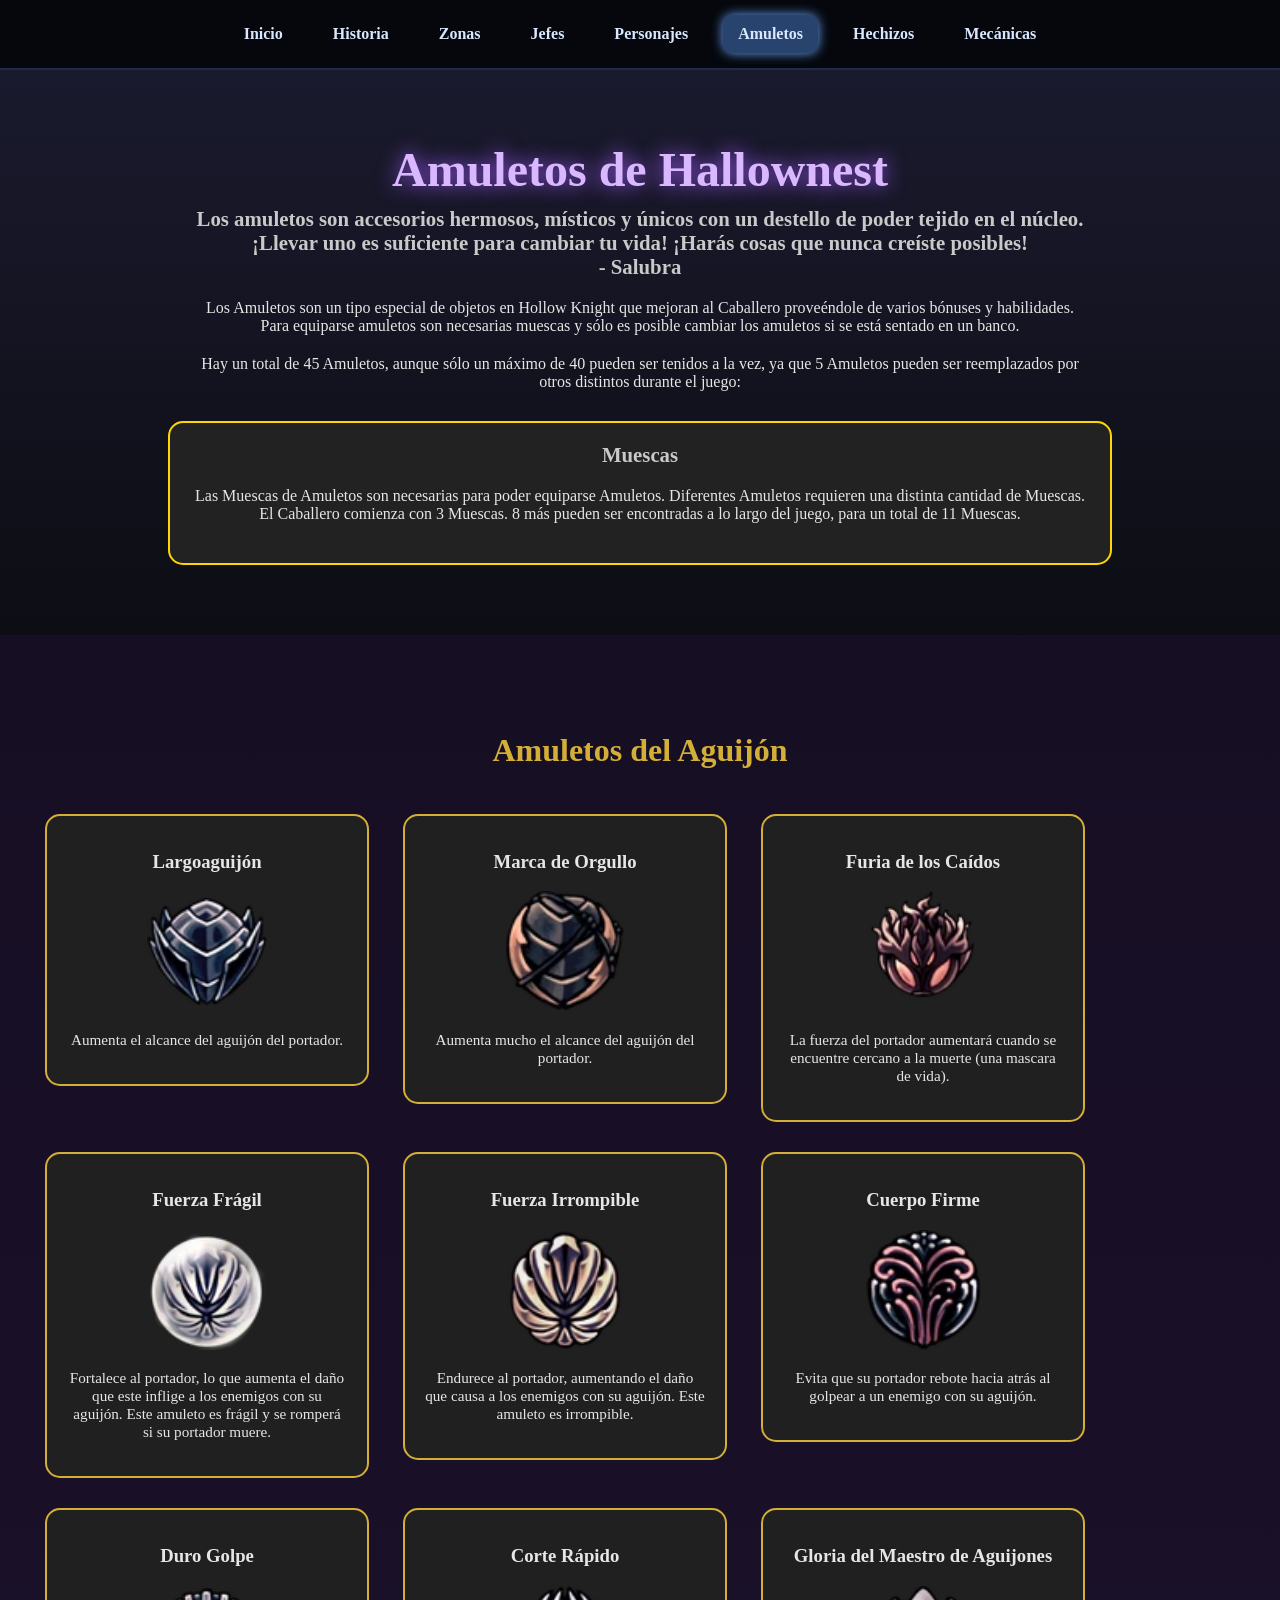
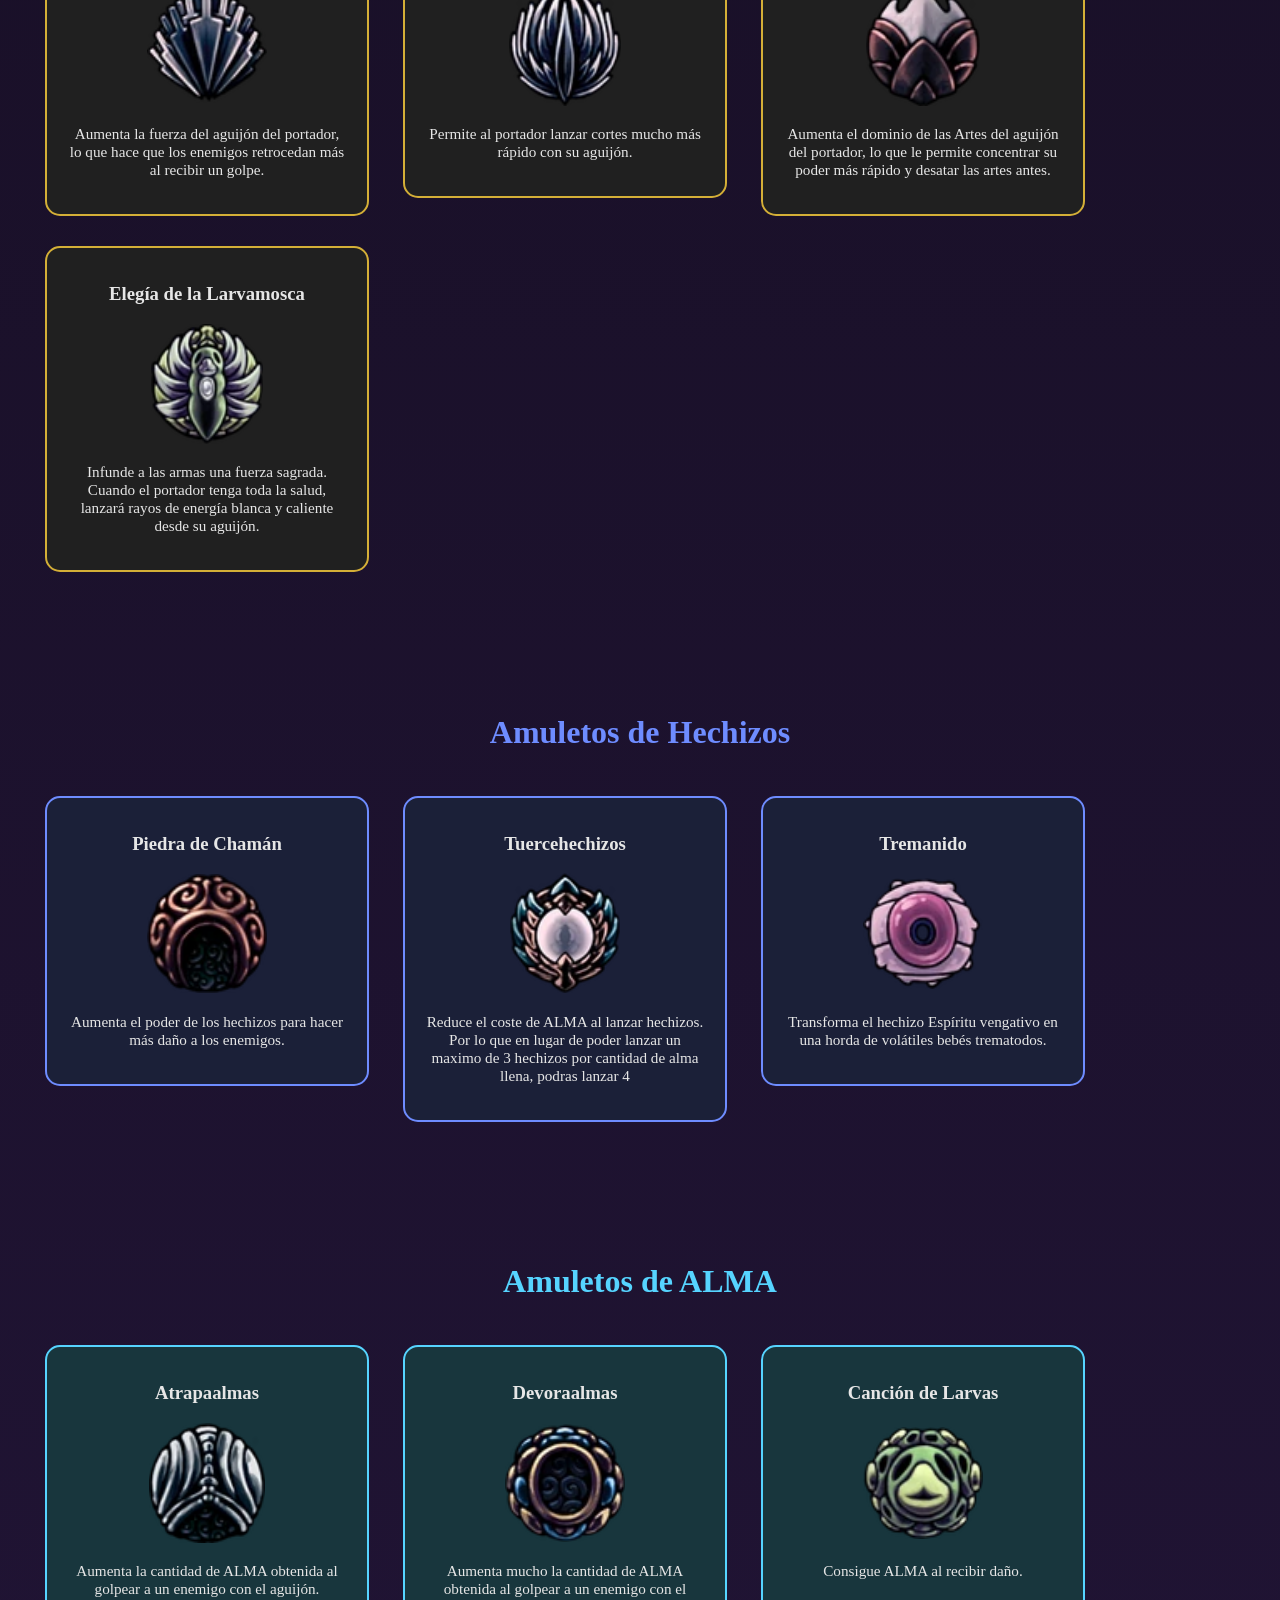
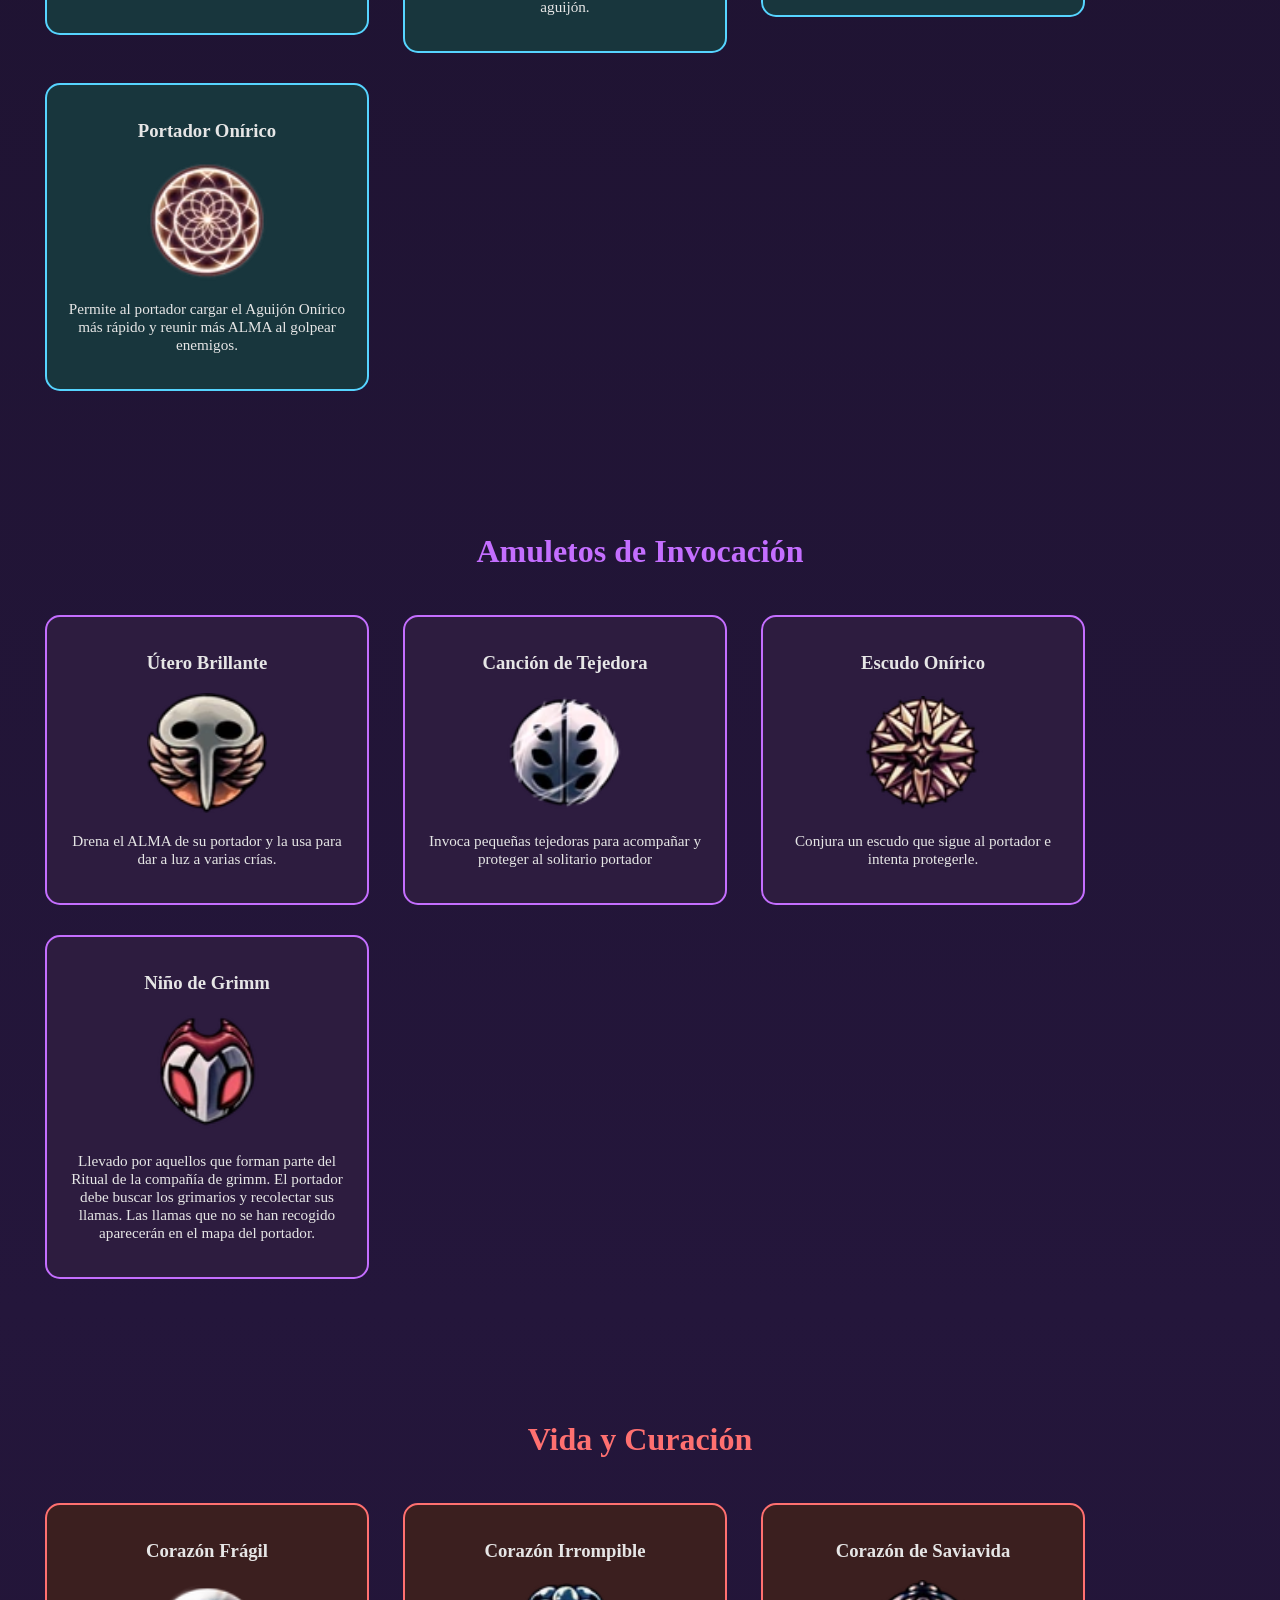
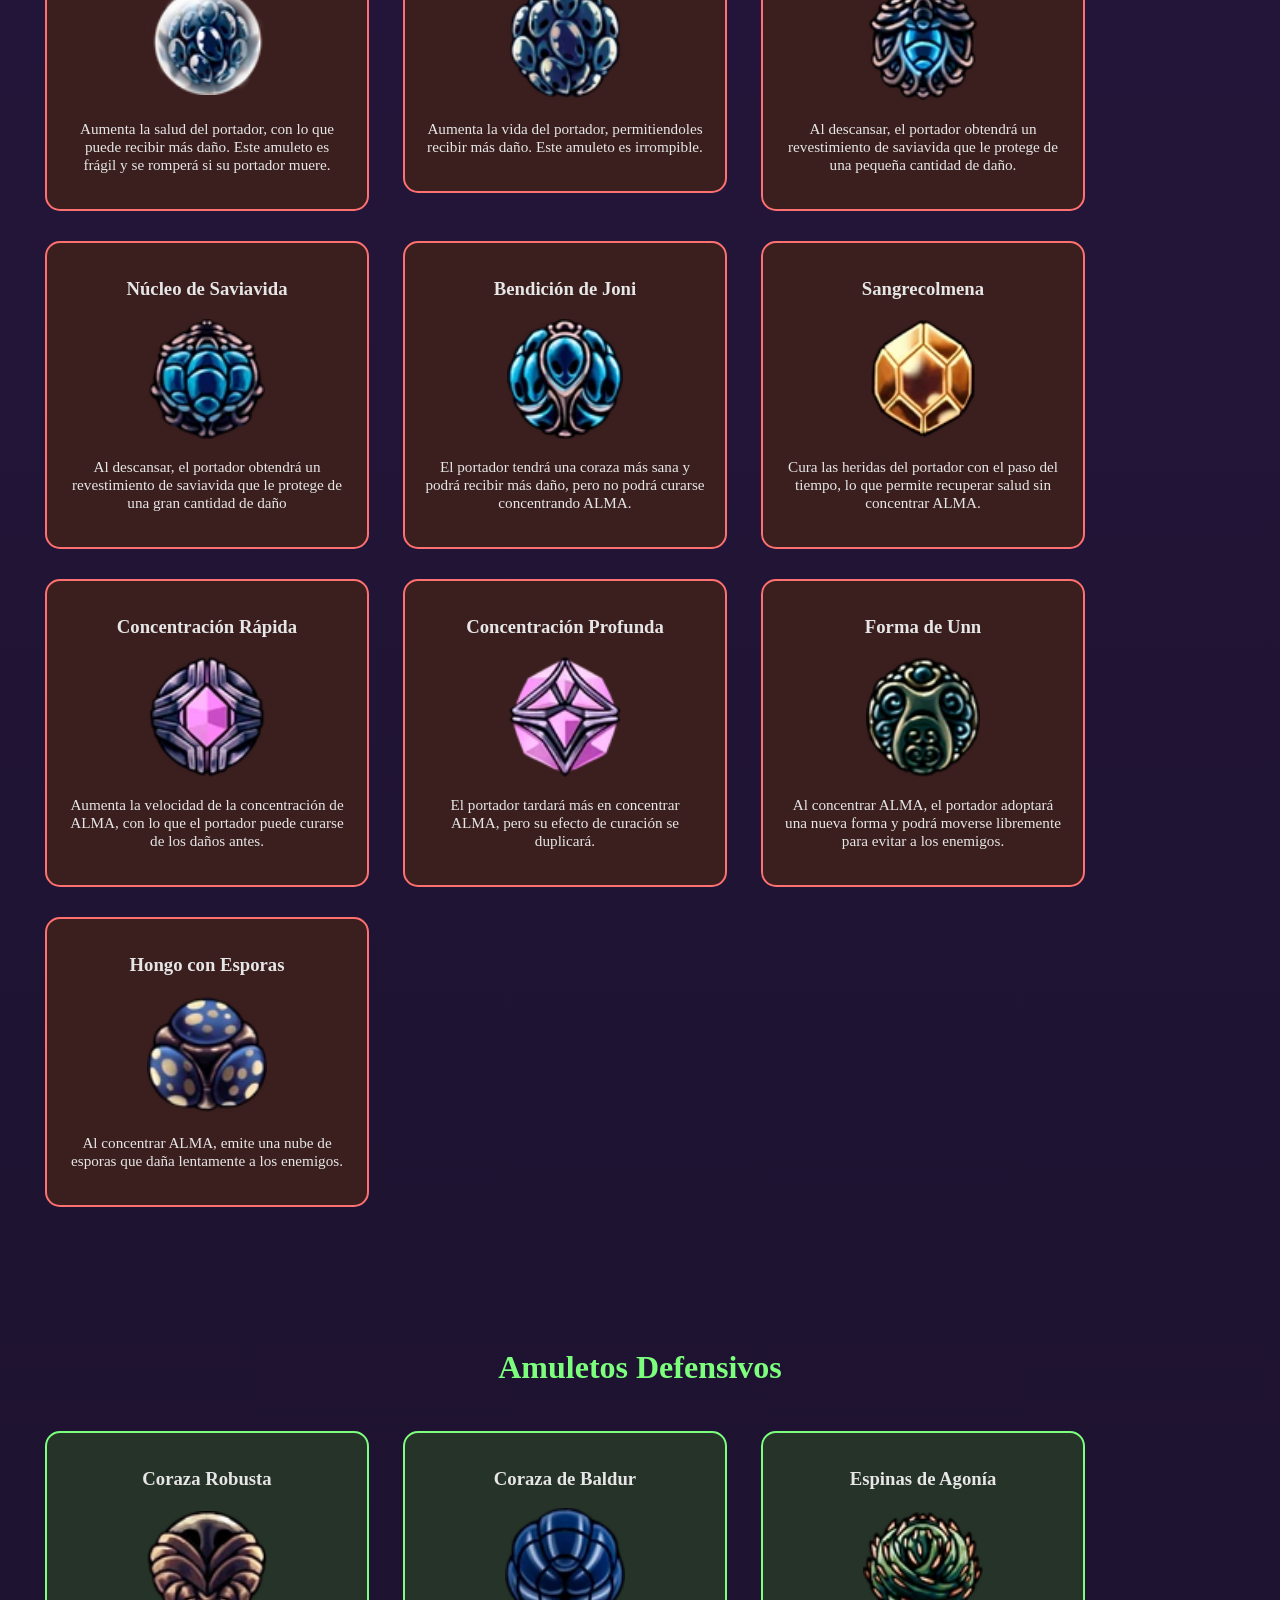
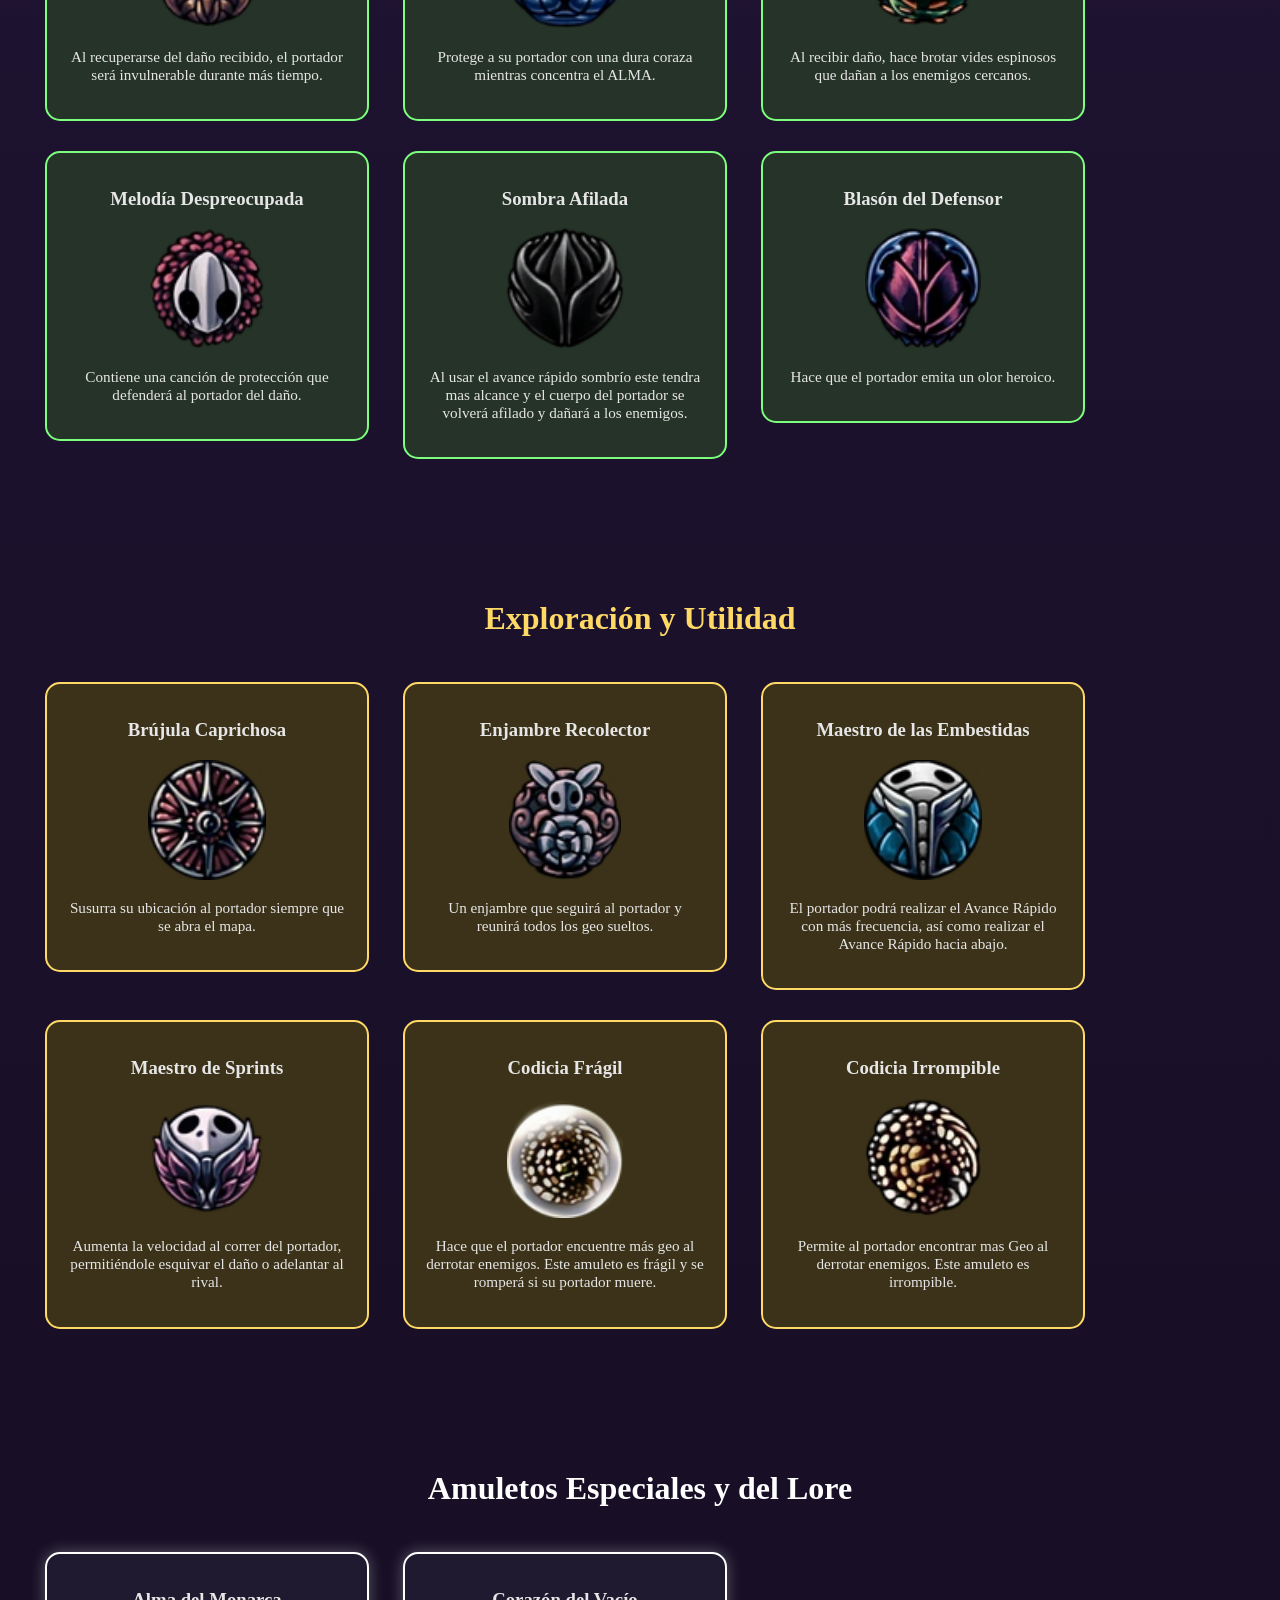
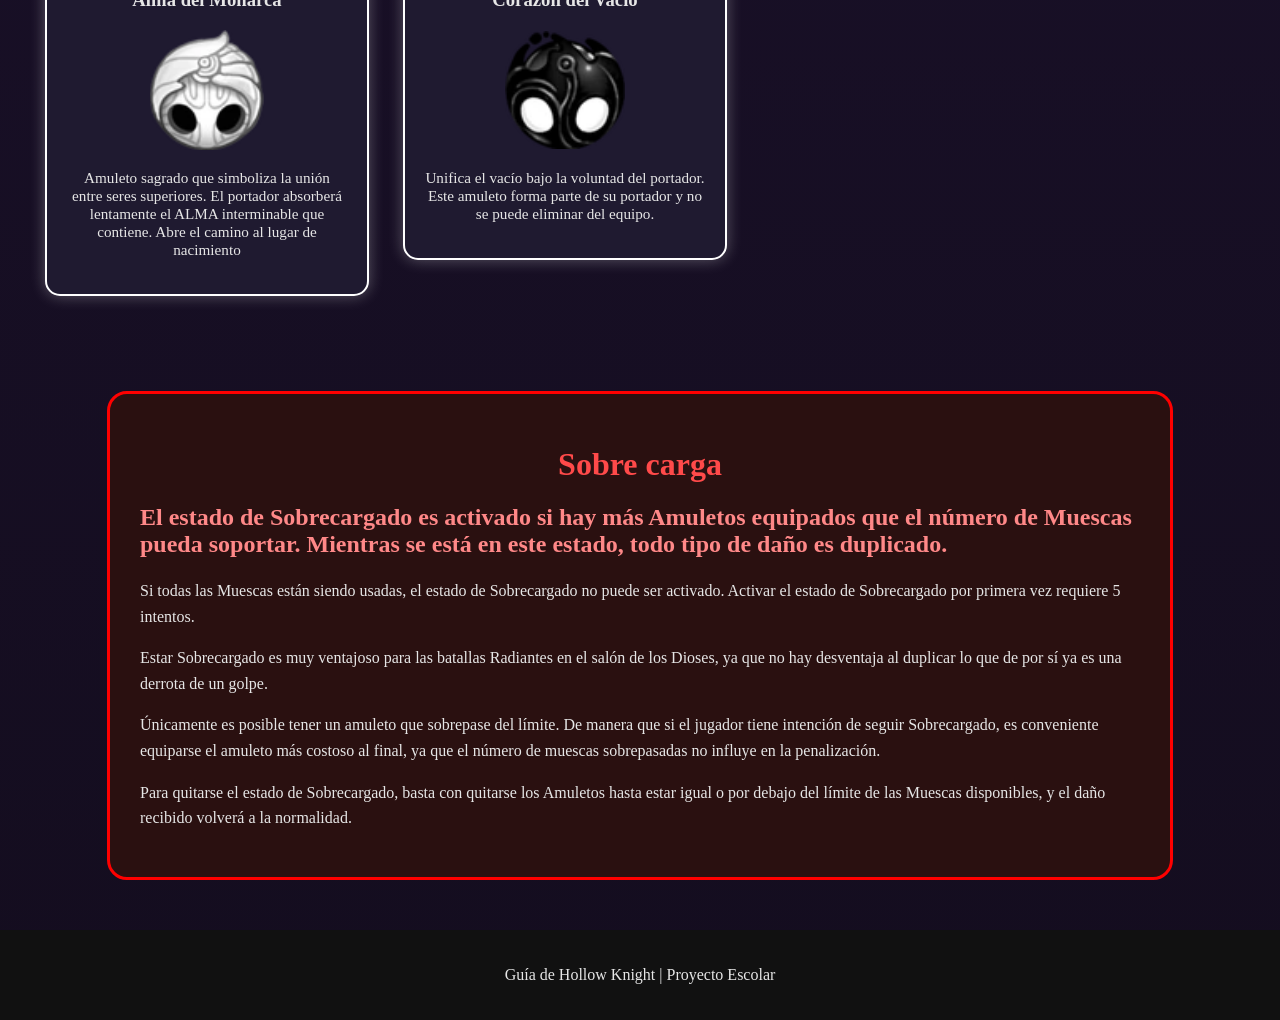
<file: pages/amuletos.html>
<!DOCTYPE html>
<html>

<head>
    <title>Amuletos | Guía de Hollow Knight</title>
    <meta charset="UTF-8">
    <link rel="stylesheet" href="../amuletos.css">
</head>

<body>

<nav class="menu">
    
    <a href="../index.html">Inicio</a>

    <a href="historia.html">Historia</a>

    <a href="zonas.html">Zonas</a>

    <a href="jefes.html">Jefes</a>

    <a href="personajes.html">Personajes</a>

    <a href="amuletos.html" class="activo">Amuletos</a>

    <a href="hechizos.html">Hechizos</a>

    <a href="mecanicas.html">Mecánicas</a>

</nav>
    
<header class="encabezado">

    <h1>Amuletos de Hallownest</h1>
<h2> Los amuletos son accesorios hermosos, místicos y únicos con un destello de poder tejido en el núcleo.
      ¡Llevar uno es suficiente para cambiar tu vida! ¡Harás cosas que nunca creíste posibles!
    <br>
- Salubra</h2>
<p>
Los Amuletos son un tipo especial de objetos en Hollow Knight que mejoran al Caballero proveéndole de varios bónuses y habilidades.
Para equiparse amuletos son necesarias muescas y sólo es posible cambiar los amuletos si se está sentado en un banco.
</p>
<p>
Hay un total de 45 Amuletos, aunque sólo un máximo de 40 pueden ser tenidos a la vez,
ya que 5 Amuletos pueden ser reemplazados por otros distintos durante el juego:
</p>
<article class="muescas">
<h2>Muescas</h2>
<p> Las Muescas de Amuletos son necesarias para poder equiparse Amuletos.
Diferentes Amuletos requieren una distinta cantidad de Muescas. 
El Caballero comienza con 3 Muescas. 8 más pueden ser encontradas a lo largo del juego, 
para un total de 11 Muescas. </p>
</article>
</header>

<main class="amuletos">

<!-- ===================== AGUIJÓN ===================== -->

<section class="categoria aguijon">

<h2>Amuletos del Aguijón</h2>

<article class="amuleto">
    <h3>Largoaguijón</h3>
    <img src="../images/amuletos/largoaguijon.webp" alt="Largoaguijón">
    <p>Aumenta el alcance del aguijón del portador.</p>
</article>

<article class="amuleto">
    <h3>Marca de Orgullo</h3>
    <img src="../images/amuletos/marca-orgullo.webp" alt="Marca de Orgullo">
    <p>Aumenta mucho el alcance del aguijón del portador.</p>
</article>

<article class="amuleto">
    <h3>Furia de los Caídos</h3>
    <img src="../images/amuletos/furia-caidos.webp" alt="Furia de los Caídos">
    <p>La fuerza del portador aumentará cuando se encuentre cercano a la muerte (una mascara de vida).</p>
</article>

<article class="amuleto">
    <h3>Fuerza Frágil</h3>
    <img src="../images/amuletos/fuerza-fragil.webp" alt="Fuerza Frágil">
    <p>Fortalece al portador, lo que aumenta el daño que este inflige a los enemigos con su aguijón.

     Este amuleto es frágil y se romperá si su portador muere.</p>
</article>

<article class="amuleto">
    <h3>Fuerza Irrompible</h3>
    <img src="../images/amuletos/fuerza-irrompible.webp" alt="Fuerza Irrompible">
    <p>Endurece al portador, aumentando el daño que causa a los enemigos con su aguijón.

Este amuleto es irrompible.</p>
</article>

<article class="amuleto">
    <h3>Cuerpo Firme</h3>
    <img src="../images/amuletos/cuerpo-firme.webp" alt="Cuerpo Firme">
    <p>Evita que su portador rebote hacia atrás al golpear a un enemigo con su aguijón.</p>
</article>

<article class="amuleto">
    <h3>Duro Golpe</h3>
    <img src="../images/amuletos/duro-golpe.webp" alt="Duro Golpe">
    <p>Aumenta la fuerza del aguijón del portador, lo que hace que los enemigos retrocedan más al recibir un golpe.</p>
</article>

<article class="amuleto">
    <h3>Corte Rápido</h3>
    <img src="../images/amuletos/corte-rapido.webp" alt="Corte Rápido">
    <p>Permite al portador lanzar cortes mucho más rápido con su aguijón.</p>
</article>

<article class="amuleto">
    <h3>Gloria del Maestro de Aguijones</h3>
    <img src="../images/amuletos/gloria-maestro.webp" alt="Gloria del Maestro de Aguijones">
    <p>Aumenta el dominio de las Artes del aguijón del portador,
    lo que le permite concentrar su poder más rápido y desatar las artes antes.</p>
</article>

<article class="amuleto">
    <h3>Elegía de la Larvamosca</h3>
    <img src="../images/amuletos/elegia-larvamosca.webp" alt="Elegía de la Larvamosca">
    <p>Infunde a las armas una fuerza sagrada. Cuando el portador tenga toda la salud,
    lanzará rayos de energía blanca y caliente desde su aguijón.</p>
</article>

</section>

<!-- ===================== HECHIZOS ===================== -->

<section class="categoria hechizos">

<h2>Amuletos de Hechizos</h2>

<article class="amuleto">
    <h3>Piedra de Chamán</h3>
    <img src="../images/amuletos/piedra-chaman.webp" alt="Piedra de Chamán">
    <p>Aumenta el poder de los hechizos para hacer más daño a los enemigos.</p>
</article>

<article class="amuleto">
    <h3>Tuercehechizos</h3>
    <img src="../images/amuletos/tuercehechizos.webp" alt="Tuercehechizos">
    <p>Reduce el coste de ALMA al lanzar hechizos. Por lo que en lugar de poder lanzar
    un maximo de 3 hechizos por cantidad de alma llena, podras lanzar 4</p>
</article>

<article class="amuleto">
    <h3>Tremanido</h3>
    <img src="../images/amuletos/tremanido.webp" alt="Tremanido">
    <p>Transforma el hechizo Espíritu vengativo en una horda de volátiles bebés trematodos.</p>
</article>

</section>

<!-- ===================== ALMA ===================== -->

<section class="categoria alma">

<h2>Amuletos de ALMA</h2>

<article class="amuleto">
    <h3>Atrapaalmas</h3>
    <img src="../images/amuletos/atrapaalmas.webp" alt="Atrapaalmas">
    <p>Aumenta la cantidad de ALMA obtenida al golpear a un enemigo con el aguijón.</p>
</article>

<article class="amuleto">
    <h3>Devoraalmas</h3>
    <img src="../images/amuletos/devoraalmas.webp" alt="Devoraalmas">
    <p>Aumenta mucho la cantidad de ALMA obtenida al golpear a un enemigo con el aguijón.</p>
</article>

<article class="amuleto">
    <h3>Canción de Larvas</h3>
    <img src="../images/amuletos/cancion-larvas.webp" alt="Canción de Larvas">
    <p>Consigue ALMA al recibir daño.</p>
</article>

<article class="amuleto">
    <h3>Portador Onírico</h3>
    <img src="../images/amuletos/portador-onirico.webp" alt="Portador Onírico">
    <p>Permite al portador cargar el Aguijón Onírico más rápido y reunir más ALMA al golpear enemigos.</p>
</article>

</section>

<!-- ===================== INVOCACIONES ===================== -->

<section class="categoria invocaciones">

<h2>Amuletos de Invocación</h2>

<article class="amuleto">
    <h3>Útero Brillante</h3>
    <img src="../images/amuletos/utero-brillante.webp" alt="Útero Brillante">
    <p>Drena el ALMA de su portador y la usa para dar a luz a varias crías.</p>
</article>

<article class="amuleto">
    <h3>Canción de Tejedora</h3>
    <img src="../images/amuletos/cancion-tejedora.webp" alt="Canción de Tejedora">
    <p>Invoca pequeñas tejedoras para acompañar y proteger al solitario portador</p>
</article>

<article class="amuleto">
    <h3>Escudo Onírico</h3>
    <img src="../images/amuletos/escudo-onirico.webp" alt="Escudo Onírico">
    <p>Conjura un escudo que sigue al portador e intenta protegerle.</p>
</article>

<article class="amuleto">
    <h3>Niño de Grimm</h3>
    <img src="../images/amuletos/niño-grimm.webp" alt="Niño de Grimm">
    <p>Llevado por aquellos que forman parte del Ritual de la compañía de grimm.
    El portador debe buscar los grimarios y recolectar sus llamas.
    Las llamas que no se han recogido aparecerán en el mapa del portador.</p>
</article>

</section>



<!-- ===================== VIDA Y CURACIÓN ===================== -->

<section class="categoria vida">

<h2>Vida y Curación</h2>

<article class="amuleto">
    <h3>Corazón Frágil</h3>
    <img src="../images/amuletos/corazon-fragil.webp" alt="Corazón Frágil">
    <p>Aumenta la salud del portador, con lo que puede recibir más daño.

Este amuleto es frágil y se romperá si su portador muere.</p>
</article>

<article class="amuleto">
    <h3>Corazón Irrompible</h3>
    <img src="../images/amuletos/corazon-irrompible.webp" alt="Corazón Irrompible">
    <p>Aumenta la vida del portador, permitiendoles recibir más daño.

Este amuleto es irrompible.</p>
</article>

<article class="amuleto">
    <h3>Corazón de Saviavida</h3>
    <img src="../images/amuletos/corazon-saviavida.webp" alt="Corazón de Saviavida">
    <p>Al descansar, el portador obtendrá un revestimiento de saviavida que le protege de una pequeña cantidad de daño.</p>
</article>

<article class="amuleto">
    <h3>Núcleo de Saviavida</h3>
    <img src="../images/amuletos/nucleo-saviavida.webp" alt="Núcleo de Saviavida">
    <p>Al descansar, el portador obtendrá un revestimiento de saviavida que le protege de una gran cantidad de daño</p>
</article>

<article class="amuleto">
    <h3>Bendición de Joni</h3>
    <img src="../images/amuletos/bendicion-joni.webp" alt="Bendición de Joni">
    <p>El portador tendrá una coraza más sana y podrá recibir más daño, pero no podrá curarse concentrando ALMA.</p>
</article>

<article class="amuleto">
    <h3>Sangrecolmena</h3>
    <img src="../images/amuletos/sangrecolmena.webp" alt="Sangrecolmena">
    <p>Cura las heridas del portador con el paso del tiempo, lo que permite recuperar salud sin concentrar ALMA.</p>
</article>

<article class="amuleto">
    <h3>Concentración Rápida</h3>
    <img src="../images/amuletos/concentracion-rapido.webp" alt="Concentración Rápida">
    <p>Aumenta la velocidad de la concentración de ALMA, con lo que el portador puede curarse de los daños antes.</p>
</article>

<article class="amuleto">
    <h3>Concentración Profunda</h3>
    <img src="../images/amuletos/concentracion-profunda.webp" alt="Concentración Profunda">
    <p>El portador tardará más en concentrar ALMA, pero su efecto de curación se duplicará.</p>
</article>

<article class="amuleto">
    <h3>Forma de Unn</h3>
    <img src="../images/amuletos/forma-unn.webp" alt="Forma de Unn">
    <p>Al concentrar ALMA, el portador adoptará una nueva forma y podrá moverse libremente para evitar a los enemigos.</p>
</article>

<article class="amuleto">
    <h3>Hongo con Esporas</h3>
    <img src="../images/amuletos/hongo-esporas.webp" alt="Hongo con Esporas">
    <p>Al concentrar ALMA, emite una nube de esporas que daña lentamente a los enemigos.</p>
</article>

</section>
<!-- ===================== DEFENSIVOS ===================== -->

<section class="categoria defensa">

<h2>Amuletos Defensivos</h2>

<article class="amuleto">
    <h3>Coraza Robusta</h3>
    <img src="../images/amuletos/coraza-robusta.webp" alt="Coraza Robusta">
    <p>Al recuperarse del daño recibido, el portador será invulnerable durante más tiempo.</p>
</article>

<article class="amuleto">
    <h3>Coraza de Baldur</h3>
    <img src="../images/amuletos/coraza-baldur.webp" alt="Coraza de Baldur">
    <p>Protege a su portador con una dura coraza mientras concentra el ALMA.</p>
</article>

<article class="amuleto">
    <h3>Espinas de Agonía</h3>
    <img src="../images/amuletos/espinas-agonia.webp" alt="Espinas de Agonía">
    <p>Al recibir daño, hace brotar vides espinosos que dañan a los enemigos cercanos.</p>
</article>

<article class="amuleto">
    <h3>Melodía Despreocupada</h3>
    <img src="../images/amuletos/melodia-despreocupada.webp" alt="Melodía Despreocupada">
    <p>Contiene una canción de protección que defenderá al portador del daño.</p>
</article>

<article class="amuleto">
    <h3>Sombra Afilada</h3>
    <img src="../images/amuletos/sombra-afilada.webp" alt="Sombra Afilada">
    <p>Al usar el avance rápido sombrío este tendra mas alcance y
    el cuerpo del portador se volverá afilado y dañará a los enemigos.</p>
</article>

<article class="amuleto">
    <h3>Blasón del Defensor</h3>
    <img src="../images/amuletos/blason-defensor.webp" alt="Blasón del Defensor">
    <p>Hace que el portador emita un olor heroico.</p>
</article>

</section>


<!-- ===================== EXPLORACIÓN Y UTILIDAD ===================== -->

<section class="categoria exploracion">

<h2>Exploración y Utilidad</h2>

<article class="amuleto">
    <h3>Brújula Caprichosa</h3>
    <img src="../images/amuletos/brujula-caprichosa.webp" alt="Brújula Caprichosa">
    <p>Susurra su ubicación al portador siempre que se abra el mapa.</p>
</article>

<article class="amuleto">
    <h3>Enjambre Recolector</h3>
    <img src="../images/amuletos/enjambre-recolector.webp" alt="Enjambre Recolector">
    <p>Un enjambre que seguirá al portador y reunirá todos los geo sueltos.</p>
</article>

<article class="amuleto">
    <h3>Maestro de las Embestidas</h3>
    <img src="../images/amuletos/maestro-embestidas.webp" alt="Maestro de las Embestidas">
    <p>El portador podrá realizar el Avance Rápido con más frecuencia, así como realizar el Avance Rápido hacia abajo.</p>
</article>

<article class="amuleto">
    <h3>Maestro de Sprints</h3>
    <img src="../images/amuletos/maestro-sprints.webp" alt="Maestro de Sprints">
    <p>Aumenta la velocidad al correr del portador, permitiéndole esquivar el daño o adelantar al rival.</p>
</article>

<article class="amuleto">
    <h3>Codicia Frágil</h3>
    <img src="../images/amuletos/codicia-fragil.webp" alt="Codicia Frágil">
    <p>Hace que el portador encuentre más geo al derrotar enemigos.

     Este amuleto es frágil y se romperá si su portador muere.</p>
</article>

<article class="amuleto">
    <h3>Codicia Irrompible</h3>
    <img src="../images/amuletos/codicia-irrompible.webp" alt="Codicia Irrompible">
    <p>Permite al portador encontrar mas Geo al derrotar enemigos.

    Este amuleto es irrompible.</p>
</article>

</section>

<!-- ===================== ESPECIALES ===================== -->

<section class="categoria especial">

<h2>Amuletos Especiales y del Lore</h2>

<article class="amuleto">
    <h3>Alma del Monarca</h3>
    <img src="../images/amuletos/alma-monarca.webp" alt="Alma del Monarca">
    <p>Amuleto sagrado que simboliza la unión entre seres superiores.
    El portador absorberá lentamente el ALMA interminable que contiene.
    Abre el camino al lugar de nacimiento</p>
</article>

<article class="amuleto">
    <h3>Corazón del Vacío</h3>
    <img src="../images/amuletos/corazon-vacio.webp" alt="Corazón del Vacío">
    <p>Unifica el vacío bajo la voluntad del portador. Este amuleto forma parte de su portador y no se puede eliminar del equipo.</p>
</article>

</section>

</main>

<main class= "sobre-carga">
<h1> Sobre carga </h1>
    
<h2>El estado de Sobrecargado es activado si hay más Amuletos equipados que el número de Muescas pueda soportar.
Mientras se está en este estado, todo tipo de daño es duplicado.</h2>

<p>
Si todas las Muescas están siendo usadas, el estado de Sobrecargado no puede ser activado.
Activar el estado de Sobrecargado por primera vez requiere 5 intentos.
</p>

<p>
Estar Sobrecargado es muy ventajoso para las batallas Radiantes en el salón de los Dioses,
ya que no hay desventaja al duplicar lo que de por sí ya es una derrota de un golpe.    
</p>

<p>
Únicamente es posible tener un amuleto que sobrepase del límite.
De manera que si el jugador tiene intención de seguir Sobrecargado, es conveniente equiparse el amuleto más costoso al final,
ya que el número de muescas sobrepasadas no influye en la penalización.
</p>

<p>
Para quitarse el estado de Sobrecargado, basta con quitarse los Amuletos hasta estar igual
o por debajo del límite de las Muescas disponibles, y el daño recibido volverá a la normalidad.
</p>
</main>

<footer>
    <p>Guía de Hollow Knight | Proyecto Escolar</p>
</footer>

</body>
</html>
</file>
<file: amuletos.css>
/* ===================== GENERAL ===================== */

body{
    background-color: #0d0d14;
    color: #e6e6e6;
    font-family: Georgia, serif;
    margin: 0;
    padding: 0;
}

.encabezado{
    text-align: center;
    padding: 40px;
    background: linear-gradient(to bottom, #1a1a2e, #0d0d14);
}

.encabezado h1{
    font-size: 3rem;
    color: #f5f5f5;
    margin-bottom: 10px;
}

.encabezado h2{
    color: #c9c9c9;
    font-size: 1.3rem;
    max-width: 900px;
    margin: auto;
}

.encabezado p{
    max-width: 900px;
    margin: 20px auto;
}

/* ===================== MUESCAS ===================== */

.muescas{
    background-color: #222;
    border: 2px solid #ffd700;
    border-radius: 15px;
    padding: 20px;
    margin: 30px auto;
    max-width: 900px;
}

/* ===================== SECCIONES ===================== */

.categoria{
    padding: 30px;
    margin: 40px auto;
}

.categoria > h2{
    text-align: center;
    font-size: 2rem;
    margin-bottom: 30px;
}

/* ===================== TARJETAS ===================== */

.amuleto{
    display: inline-block;
    width: 280px;
    vertical-align: top;
    margin: 15px;
    padding: 20px;

    border-radius: 15px;

    text-align: center;

    transition: 0.3s;
}

.amuleto:hover{
    transform: scale(1.05);
}

.amuleto img{
    width: 120px;
    height: 120px;
    object-fit: contain;
}

.amuleto h3{
    margin-top: 15px;
}

.amuleto p{
    font-size: 0.95rem;
}

/* ===================== AGUIJÓN ===================== */

.aguijon .amuleto{
    background-color: #202020;
    border: 2px solid #d4af37;
}

.aguijon h2{
    color: #d4af37;
}

/* ===================== HECHIZOS ===================== */

.hechizos .amuleto{
    background-color: #1b2038;
    border: 2px solid #6e8cff;
}

.hechizos h2{
    color: #6e8cff;
}

/* ===================== ALMA ===================== */

.alma .amuleto{
    background-color: #18363d;
    border: 2px solid #56d4ff;
}

.alma h2{
    color: #56d4ff;
}

/* ===================== INVOCACIONES ===================== */

.invocaciones .amuleto{
    background-color: #2d1c3f;
    border: 2px solid #c46eff;
}

.invocaciones h2{
    color: #c46eff;
}

/* ===================== VIDA ===================== */

.vida .amuleto{
    background-color: #3b1f1f;
    border: 2px solid #ff7070;
}

.vida h2{
    color: #ff7070;
}

/* ===================== DEFENSA ===================== */

.defensa .amuleto{
    background-color: #263328;
    border: 2px solid #7cff7c;
}

.defensa h2{
    color: #7cff7c;
}

/* ===================== EXPLORACIÓN ===================== */

.exploracion .amuleto{
    background-color: #3b3219;
    border: 2px solid #ffd966;
}

.exploracion h2{
    color: #ffd966;
}

/* ===================== ESPECIALES ===================== */

.especial .amuleto{
    background-color: #1f1a30;
    border: 2px solid #ffffff;
    box-shadow: 0 0 15px rgba(255,255,255,0.3);
}

.especial h2{
    color: white;
}

/* ===================== SOBRECARGA ===================== */

.sobre-carga{
    max-width: 1000px;
    margin: 50px auto;
    padding: 30px;

    background-color: #2a1010;
    border: 3px solid #ff0000;
    border-radius: 20px;
}

.sobre-carga h1{
    text-align: center;
    color: #ff4a4a;
}

.sobre-carga h2{
    color: #ff8888;
}

.sobre-carga p{
    line-height: 1.6;
}

/* ===================== FOOTER ===================== */

footer{
    text-align: center;
    padding: 20px;
    background-color: #111;
    margin-top: 50px;
}

.menu{
    background-color: #05070d;

    display: flex;

    justify-content: center;

    flex-wrap: wrap;

    gap: 20px;

    padding: 15px;

    border-bottom: 2px solid #1e2d45;
}

.menu a{
    color: #d9e8ff;

    text-decoration: none;

    font-weight: bold;

    padding: 10px 15px;

    border-radius: 10px;

    transition: 0.3s;
}

.menu a:hover{
    background-color: #1e2d45;

    color: white;

    box-shadow: 0 0 10px #6ca8ff;
}

.menu .activo{
    background-color: #28446e;

    box-shadow: 0 0 12px #6ca8ff;
}

body{
    background:
    linear-gradient(
        180deg,
        #140d1f,
        #24163b,
        #140d1f
    );
}

.encabezado h1{
    color: #d9b8ff;
    text-shadow: 0 0 20px #a25cff;
}
</file>
